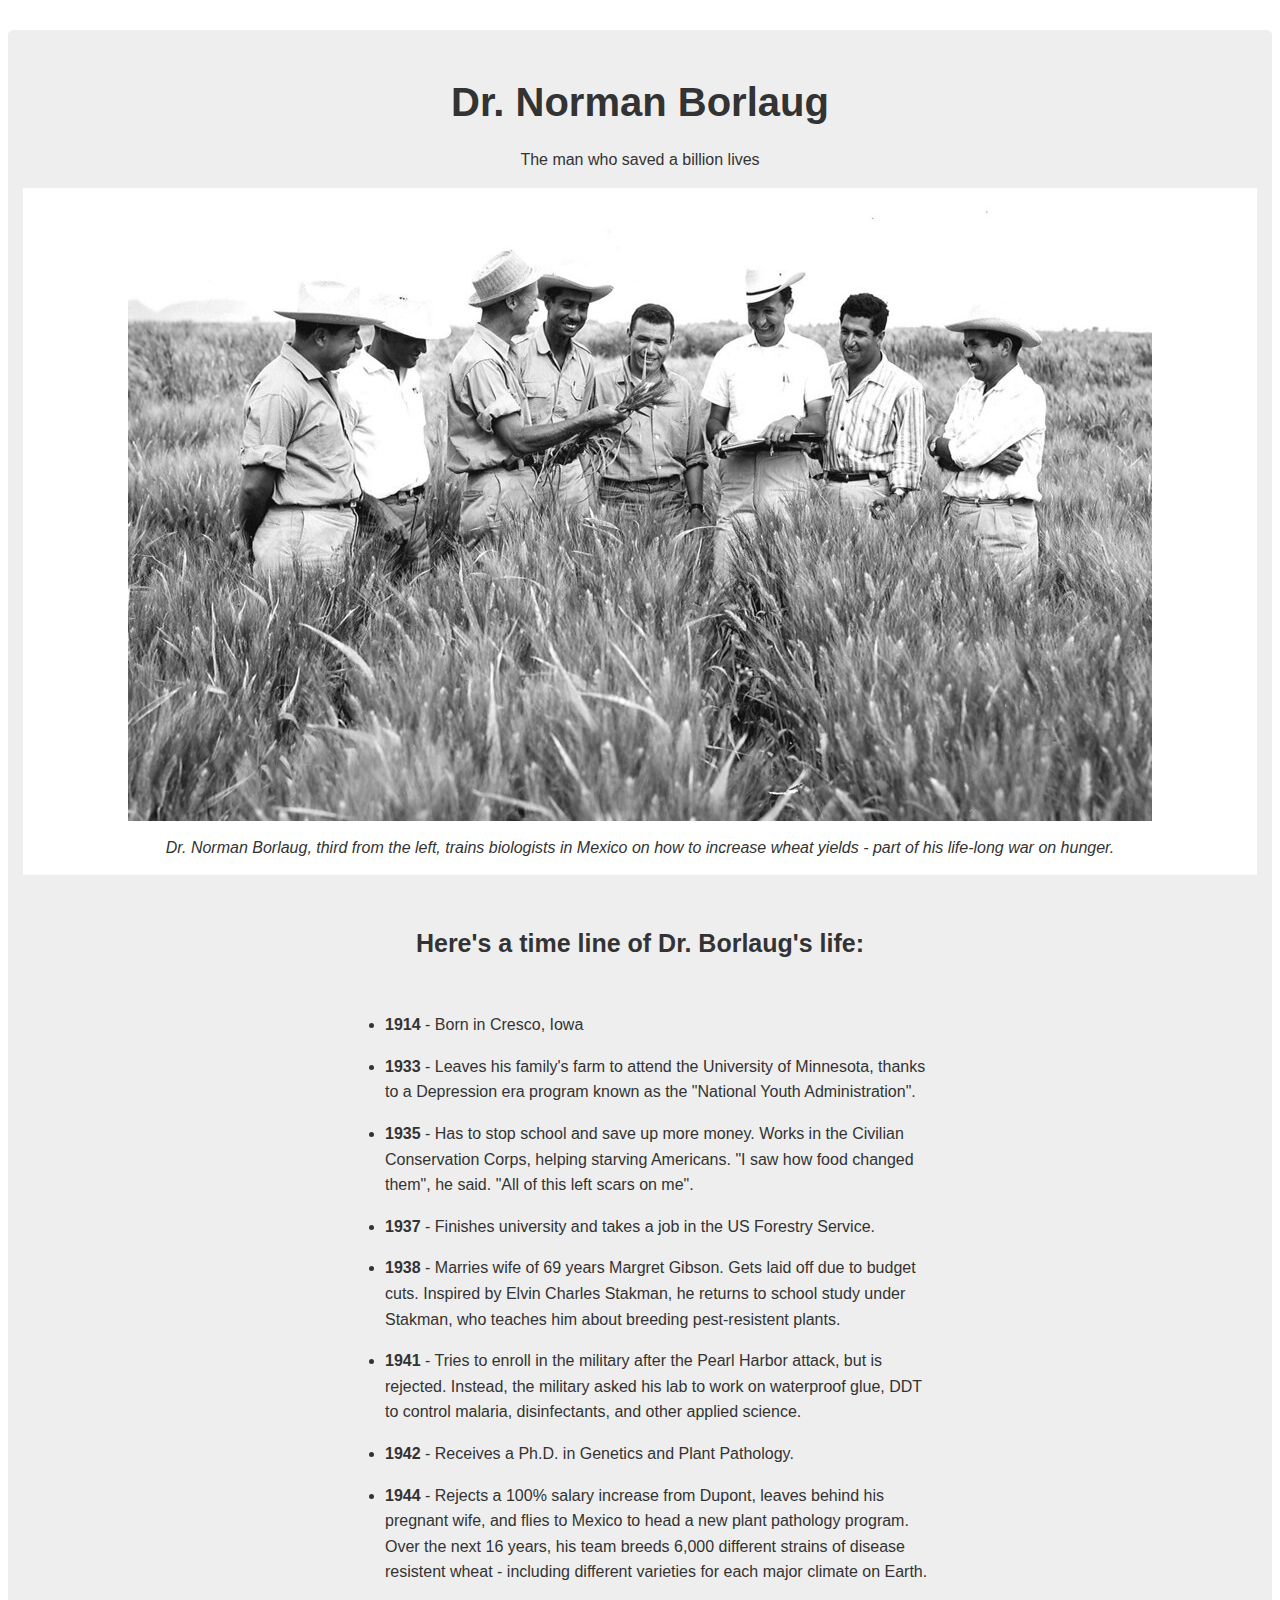
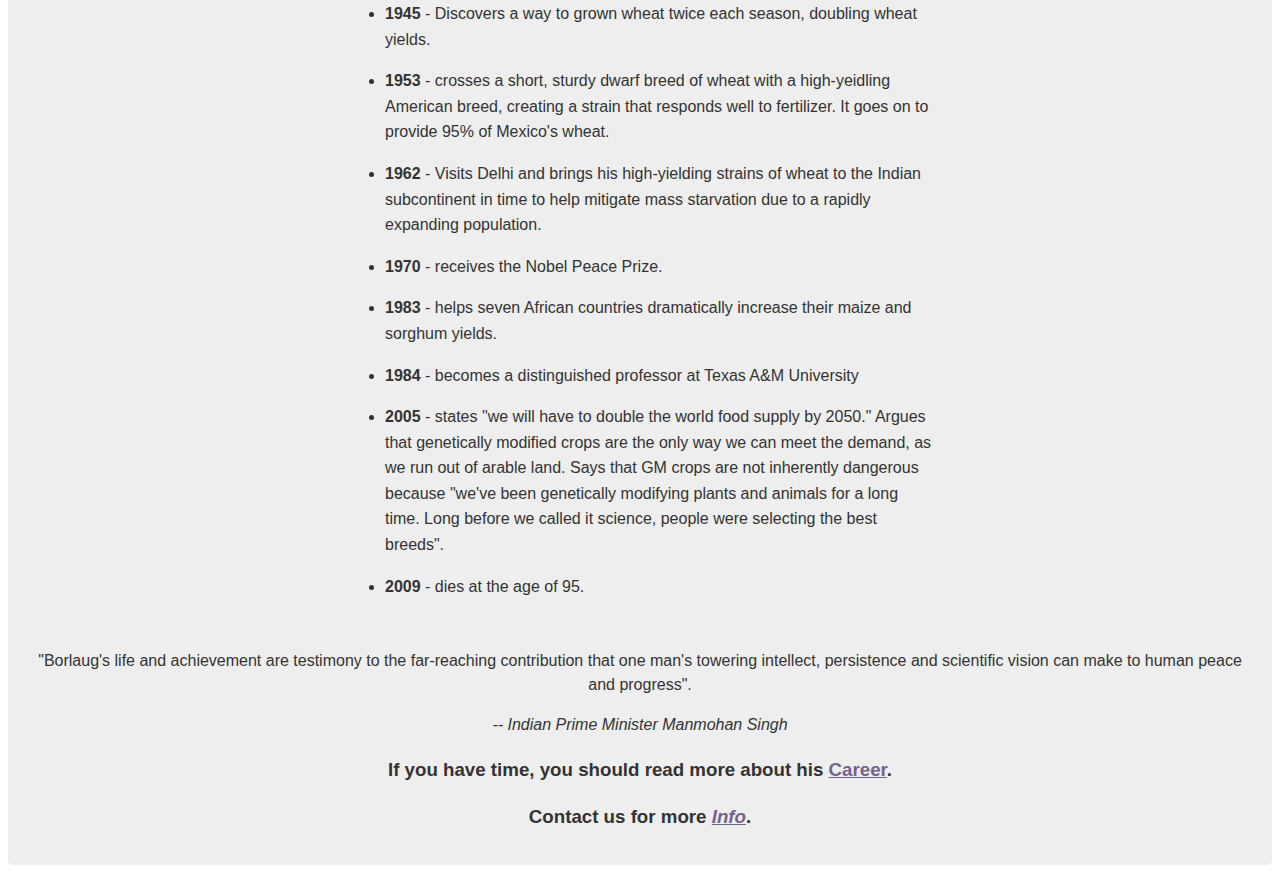
<file: Index.html>
<!DOCTYPE html>
<html lang="en">
  <head>
    <meta charset="UTF-8" />
    <meta name="viewport" content="width=device-width, initial-scale=1.0" />
    <title>Dr. Norman Borlaug's Life</title>
    <!-- STYLESHEETS -->
    <link rel="stylesheet" href="styles/main.css"/>
  </head>
  <body>
    <div class="main">
      <h1>Dr. Norman Borlaug</h1>
      <p>The man who saved a billion lives</p>
      <figure class="img-div">
        <img
          id="image"
          src="resources/images/tribute-main.jpg"
          alt="Dr. Norman Borlaug seen standing in Mexican wheat field with a group of biologists"
        />
        <figcaption class="img-caption">
          <cite>
            Dr. Norman Borlaug, third from the left, trains biologists in Mexico
            on how to increase wheat yields - part of his life-long war on hunger.
          </cite>
        </figcaption>
      </figure>
      <!-- LIFETIME INFO -->
      <div class="tribute-info">
        <h3 class="headline">Here's a time line of Dr. Borlaug's life:</h3>
        <ul>
          <li><strong>1914</strong> - Born in Cresco, Iowa</li>
          <li>
            <strong>1933</strong> - Leaves his family's farm to attend the
            University of Minnesota, thanks to a Depression era program known as
            the "National Youth Administration".
          </li>
          <li>
            <strong>1935</strong> - Has to stop school and save up more money.
            Works in the Civilian Conservation Corps, helping starving
            Americans. "I saw how food changed them", he said. "All of this left
            scars on me".
          </li>
          <li>
            <strong>1937</strong> - Finishes university and takes a job in the
            US Forestry Service.
          </li>
          <li>
            <strong>1938</strong> - Marries wife of 69 years Margret Gibson.
            Gets laid off due to budget cuts. Inspired by Elvin Charles Stakman,
            he returns to school study under Stakman, who teaches him about
            breeding pest-resistent plants.
          </li>
          <li>
            <strong>1941</strong> - Tries to enroll in the military after the
            Pearl Harbor attack, but is rejected. Instead, the military asked
            his lab to work on waterproof glue, DDT to control malaria,
            disinfectants, and other applied science.
          </li>
          <li>
            <strong>1942</strong> - Receives a Ph.D. in Genetics and Plant
            Pathology.
          </li>
          <li>
            <strong>1944</strong> - Rejects a 100% salary increase from Dupont,
            leaves behind his pregnant wife, and flies to Mexico to head a new
            plant pathology program. Over the next 16 years, his team breeds
            6,000 different strains of disease resistent wheat - including
            different varieties for each major climate on Earth.
          </li>
          <li>
            <strong>1945</strong> - Discovers a way to grown wheat twice each
            season, doubling wheat yields.
          </li>
          <li>
            <strong>1953</strong> - crosses a short, sturdy dwarf breed of wheat
            with a high-yeidling American breed, creating a strain that responds
            well to fertilizer. It goes on to provide 95% of Mexico's wheat.
          </li>
          <li>
            <strong>1962</strong> - Visits Delhi and brings his high-yielding
            strains of wheat to the Indian subcontinent in time to help mitigate
            mass starvation due to a rapidly expanding population.
          </li>
          <li><strong>1970</strong> - receives the Nobel Peace Prize.</li>
          <li>
            <strong>1983</strong> - helps seven African countries dramatically
            increase their maize and sorghum yields.
          </li>
          <li>
            <strong>1984</strong> - becomes a distinguished professor at Texas
            A&M University
          </li>
          <li>
            <strong>2005</strong> - states "we will have to double the world
            food supply by 2050." Argues that genetically modified crops are the
            only way we can meet the demand, as we run out of arable land. Says
            that GM crops are not inherently dangerous because "we've been
            genetically modifying plants and animals for a long time. Long
            before we called it science, people were selecting the best breeds".
          </li>
          <li><strong>2009</strong> - dies at the age of 95.</li>
        </ul>
        <!-- Prime Minister Manmohan Singh CITE -->
        <span>
          <p>
            "Borlaug's life and achievement are testimony to the far-reaching
            contribution that one man's towering intellect, persistence and
            scientific vision can make to human peace and progress".
          </p>
          <cite>-- Indian Prime Minister Manmohan Singh</cite>
        </span>
        <!-- CAREER LINK -->
        <h3>
          If you have time, you should read more about his
          <a href="career.html">Career</a>.
        </h3>
        <!-- CONTACT US LINK -->
        <h3>
          Contact us for more
          <a href="contact.html"><cite>Info</cite></a>.
        </h3>
      </div>
    </div>
  </body>
</html>
</file>
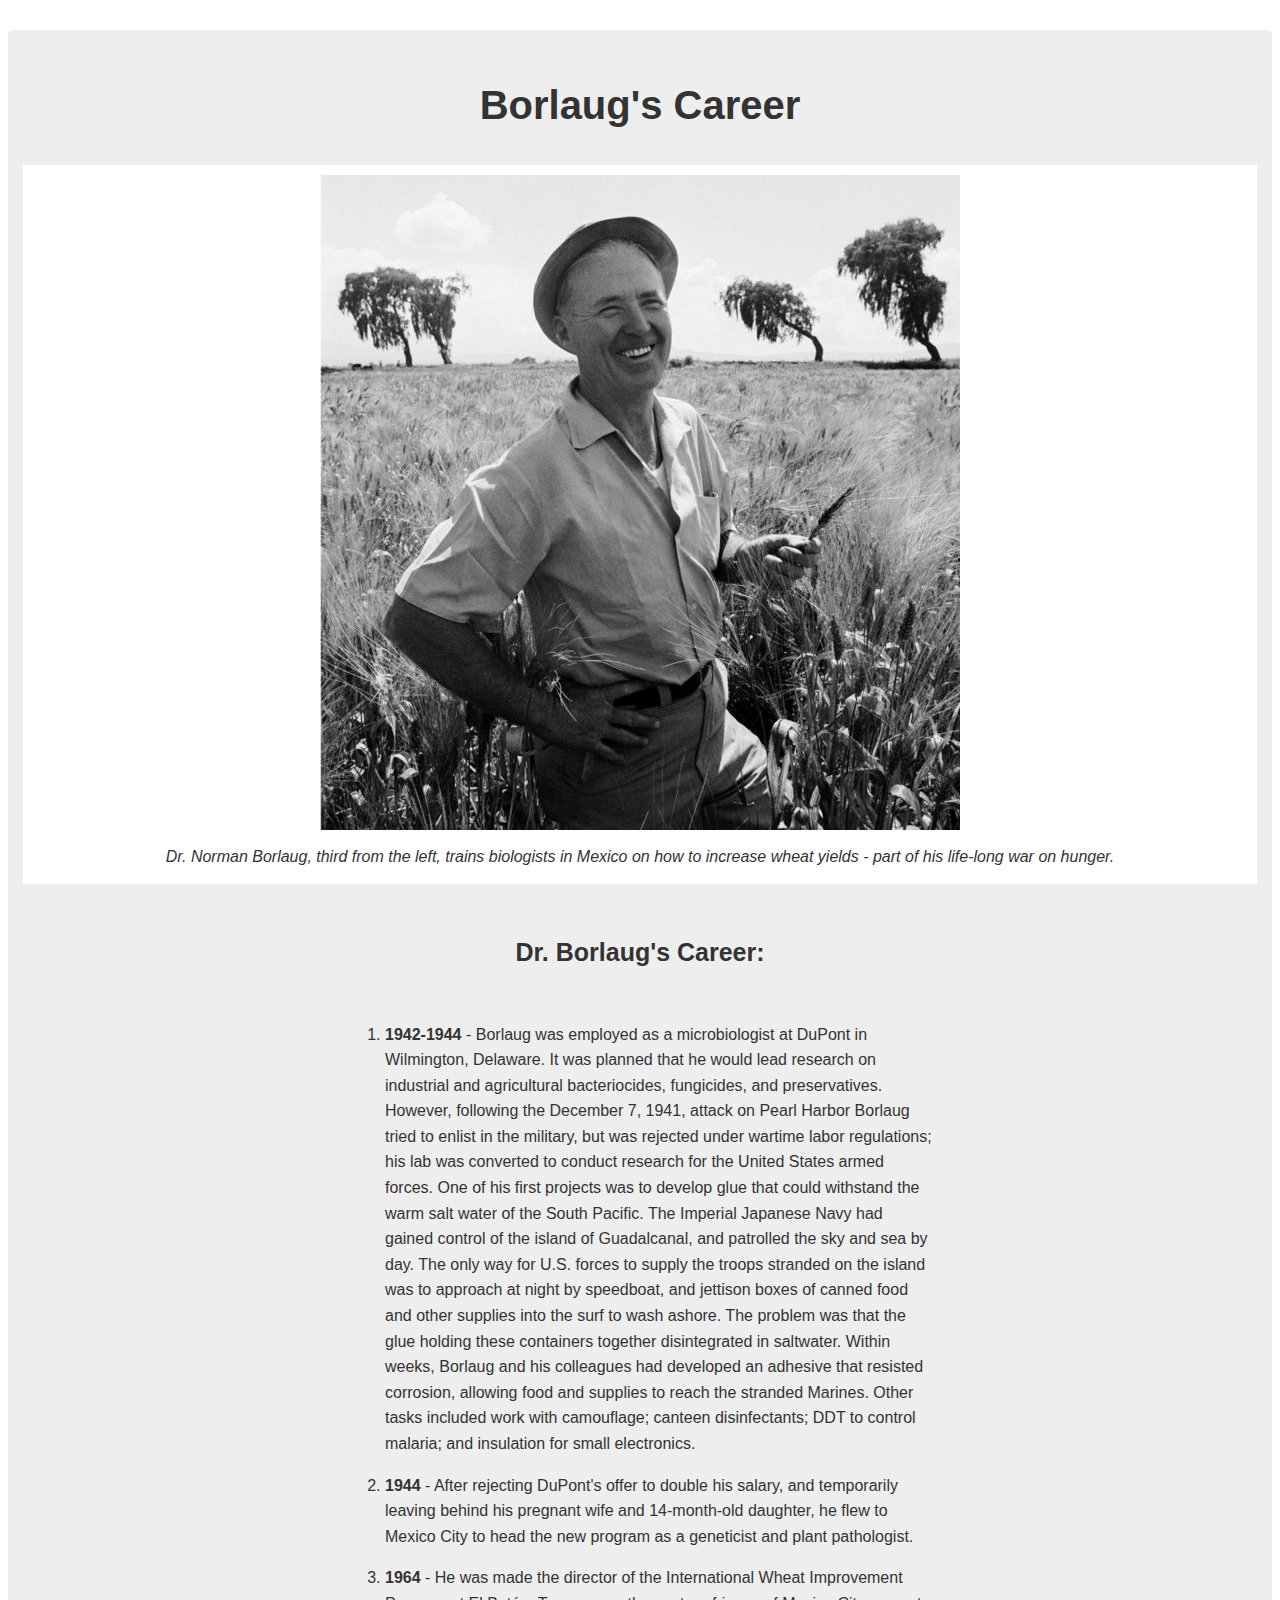
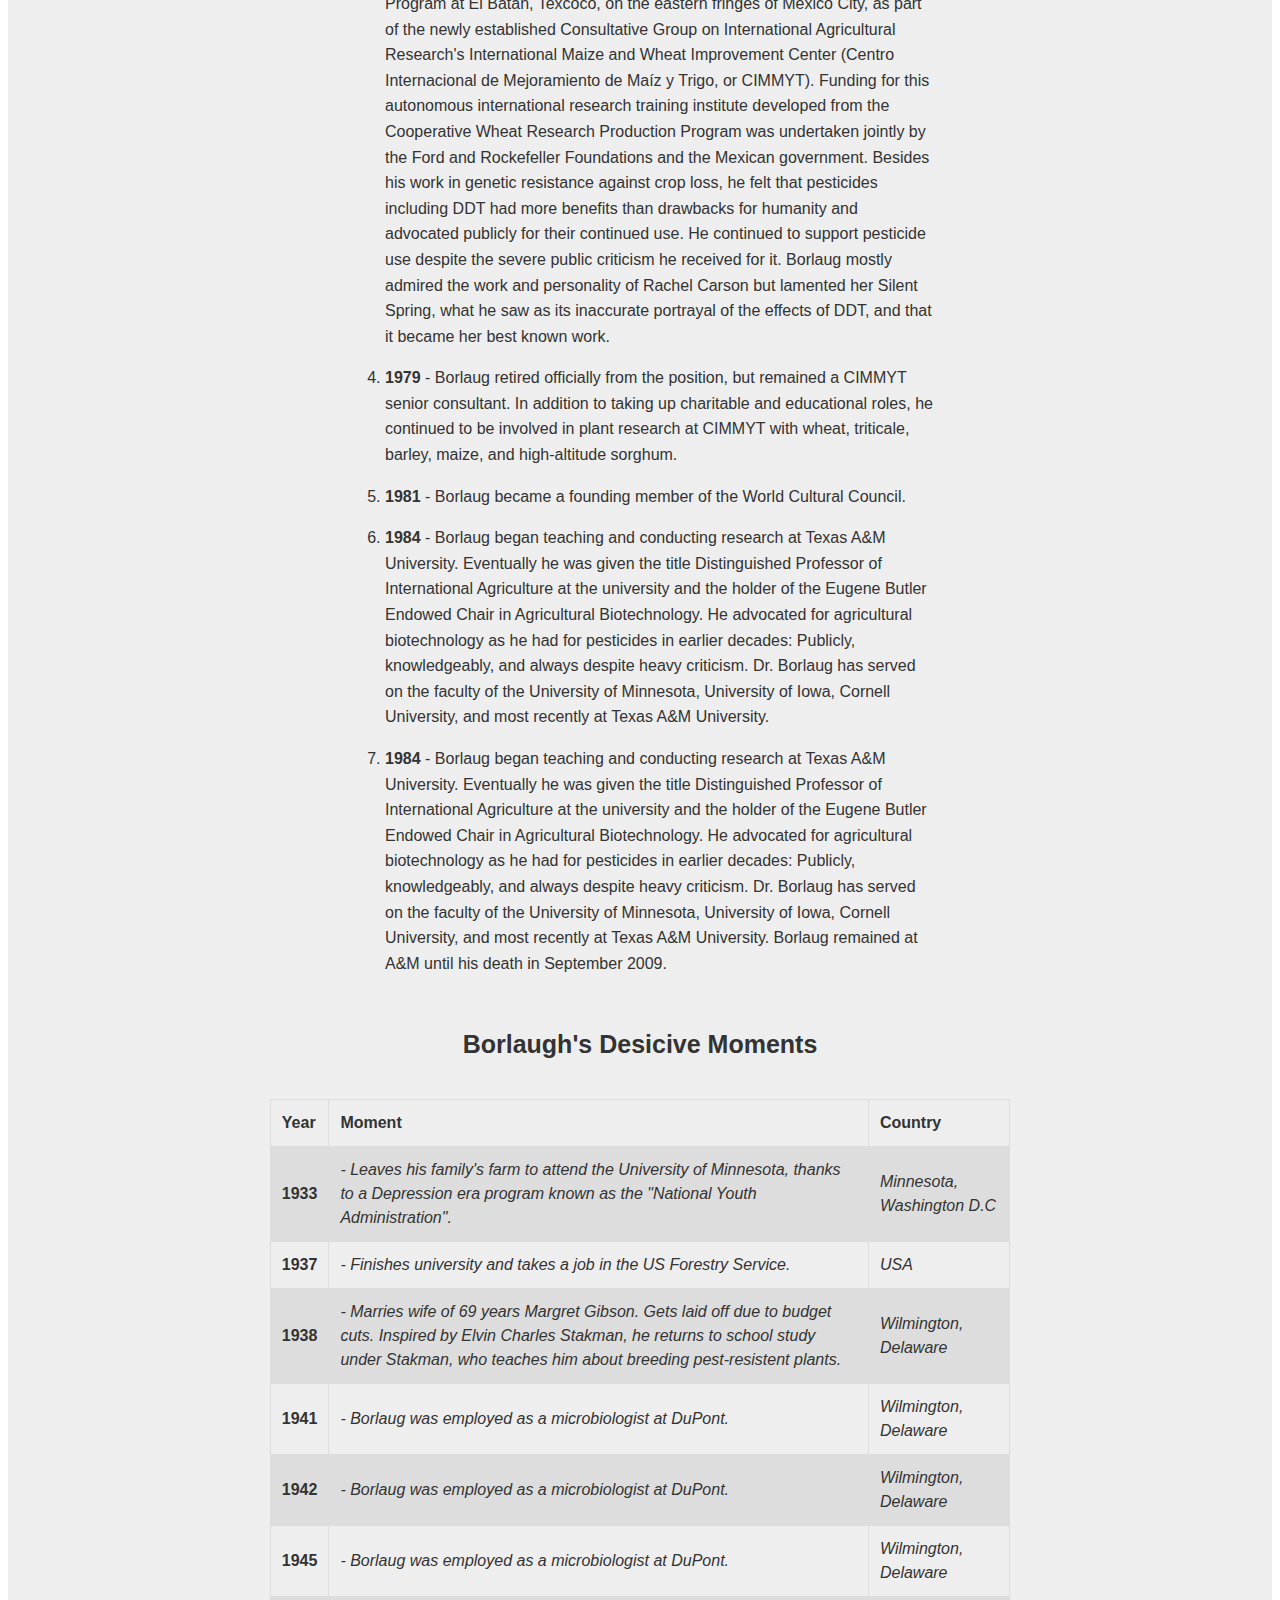
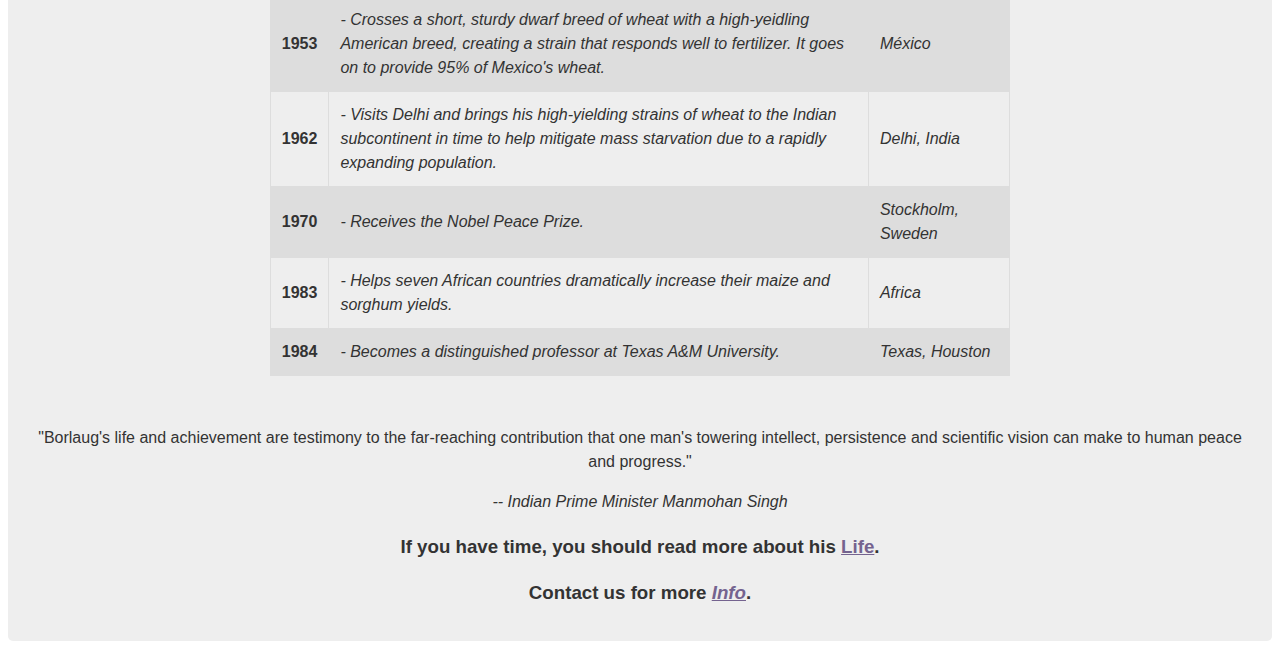
<file: career.html>
<!DOCTYPE html>
<html lang="en">
<head>
    <meta charset="UTF-8">
    <meta name="viewport" content="width=device-width, initial-scale=1.0">
    <title>Borlaug's Career</title>
    <!-- STYLESHEETS -->
    <link rel="stylesheet" href="styles/main.css"/>
    <link rel="stylesheet" href="styles/career.css"/>
</head>

<body>
  <div class="main">
    <h1 class="title-career">Borlaug's Career</h1>
    <figure class="img-div">
      <img
        id="image"
        src="resources/images/career.jpg"
        alt="Dr. Norman Borlaug seen standing in Mexican wheat field with a group of biologists"
      />
      <figcaption class="img-caption">
        <cite>
          Dr. Norman Borlaug, third from the left, trains biologists in Mexico
          on how to increase wheat yields - part of his life-long war on hunger.
        </cite>
      </figcaption>
    </figure>
    <!-- LIFETIME INFO -->
    <div class="tribute-info">
      <h3 class="headline">Dr. Borlaug's Career:</h3>
      <ol>
        <li>
          <strong>1942-1944</strong> - Borlaug was employed as a microbiologist at DuPont in Wilmington, Delaware. It was planned that he would lead research on industrial and agricultural bacteriocides, fungicides, and preservatives. However, following the December 7, 1941, attack on Pearl Harbor Borlaug tried to enlist in the military, but was rejected under wartime labor regulations; his lab was converted to conduct research for the United States armed forces. One of his first projects was to develop glue that could withstand the warm salt water of the South Pacific. The Imperial Japanese Navy had gained control of the island of Guadalcanal, and patrolled the sky and sea by day. The only way for U.S. forces to supply the troops stranded on the island was to approach at night by speedboat, and jettison boxes of canned food and other supplies into the surf to wash ashore. The problem was that the glue holding these containers together disintegrated in saltwater. Within weeks, Borlaug and his colleagues had developed an adhesive that resisted corrosion, allowing food and supplies to reach the stranded Marines. Other tasks included work with camouflage; canteen disinfectants; DDT to control malaria; and insulation for small electronics.</li>
        <li>
          <strong>1944</strong> - After rejecting DuPont's offer to double his salary, and temporarily leaving behind his pregnant wife and 14-month-old daughter, he flew to Mexico City to head the new program as a geneticist and plant pathologist.
        </li>
        <li>
          <strong>1964</strong> - He was made the director of the International Wheat Improvement Program at El Batán, Texcoco, on the eastern fringes of Mexico City, as part of the newly established Consultative Group on International Agricultural Research's International Maize and Wheat Improvement Center (Centro Internacional de Mejoramiento de Maíz y Trigo, or CIMMYT). Funding for this autonomous international research training institute developed from the Cooperative Wheat Research Production Program was undertaken jointly by the Ford and Rockefeller Foundations and the Mexican government.
          Besides his work in genetic resistance against crop loss, he felt that pesticides including DDT had more benefits than drawbacks for humanity and advocated publicly for their continued use. He continued to support pesticide use despite the severe public criticism he received for it. Borlaug mostly admired the work and personality of Rachel Carson but lamented her Silent Spring, what he saw as its inaccurate portrayal of the effects of DDT, and that it became her best known work.
        </li>
        <li>
          <strong>1979</strong> - Borlaug retired officially from the position, but remained a CIMMYT senior consultant. In addition to taking up charitable and educational roles, he continued to be involved in plant research at CIMMYT with wheat, triticale, barley, maize, and high-altitude sorghum.
        </li>
        <li>
          <strong>1981</strong> - Borlaug became a founding member of the World Cultural Council.
        </li>
        <li>
          <strong>1984</strong> - Borlaug began teaching and conducting research at Texas A&M University. Eventually he was given the title Distinguished Professor of International Agriculture at the university and the holder of the Eugene Butler Endowed Chair in Agricultural Biotechnology.
          He advocated for agricultural biotechnology as he had for pesticides in earlier decades: Publicly, knowledgeably, and always despite heavy criticism.
          Dr. Borlaug has served on the faculty of the University of Minnesota, University of Iowa, Cornell University, and most recently at Texas A&M University.
        </li>
        <li>
          <strong>1984</strong> - Borlaug began teaching and conducting research at Texas A&M University. Eventually he was given the title Distinguished Professor of International Agriculture at the university and the holder of the Eugene Butler Endowed Chair in Agricultural Biotechnology.
          He advocated for agricultural biotechnology as he had for pesticides in earlier decades: Publicly, knowledgeably, and always despite heavy criticism.
          Dr. Borlaug has served on the faculty of the University of Minnesota, University of Iowa, Cornell University, and most recently at Texas A&M University.
          Borlaug remained at A&M until his death in September 2009.
        </li>
      </ol>

      <!-- TABLE -->
      <div class="table-moments">
        <h3 class="headline-table">Borlaugh's Desicive Moments</h3>
        <table cellpadding="11">
          <tr>
            <th>Year</th>
            <th>Moment</th>
            <th>Country</th>
          </tr>
          <tr>
            <td><strong>1933</strong></td>
            <td><cite> - Leaves his family's farm to attend the University of Minnesota, thanks to a Depression era program known as the "National Youth Administration".</cite></td>
            <td><cite>Minnesota, Washington D.C</cite></td>
          </tr>
          <tr>
            <td><strong>1937</strong></td>
            <td><cite> - Finishes university and takes a job in the US Forestry Service.</cite></td>
            <td><cite>USA</cite></td>
          </tr>
          <tr>
            <td><strong>1938</strong></td>
            <td><cite> - Marries wife of 69 years Margret Gibson. Gets laid off due to budget cuts. Inspired by Elvin Charles Stakman, he returns to school study under Stakman, who teaches him about breeding pest-resistent plants.</cite></td>
            <td><cite>Wilmington, Delaware<cite></td>
          </tr>
          <tr>
            <td><strong>1941</strong></td>
            <td><cite> - Borlaug was employed as a microbiologist at DuPont.</cite></td>
            <td><cite>Wilmington, Delaware</cite></td>
          </tr>
          <tr>
            <td><strong>1942</strong></td>
            <td><cite> - Borlaug was employed as a microbiologist at DuPont.</cite></td>
            <td><cite>Wilmington, Delaware</cite></td>
          </tr>
          <tr>
            <td><strong>1945</strong></td>
            <td><cite> - Borlaug was employed as a microbiologist at DuPont.</cite></td>
            <td><cite>Wilmington, Delaware</cite></td>
          </tr>
          <tr>
            <td><strong>1953</strong></td>
            <td><cite> - Crosses a short, sturdy dwarf breed of wheat with a high-yeidling American breed, creating a strain that responds well to fertilizer. It goes on to provide 95% of Mexico's wheat.</cite></td>
            <td><cite>México</cite></td>
          </tr>
          <tr>
            <td><strong>1962</strong></td>
            <td><cite> - Visits Delhi and brings his high-yielding strains of wheat to the Indian subcontinent in time to help mitigate mass starvation due to a rapidly expanding population.</cite></td>
            <td><cite>Delhi, India</cite></td>
          </tr>
          <tr>
            <td><strong>1970</strong></td>
            <td><cite> - Receives the Nobel Peace Prize.</cite></td>
            <td><cite>Stockholm, Sweden</cite></td>
          </tr>
          <tr>
            <td><strong>1983</strong></td>
            <td><cite> - Helps seven African countries dramatically increase their maize and sorghum yields.</cite></td>
            <td><cite>Africa</cite></td>
          </tr>
          <tr>
            <td><strong>1984</strong></td>
            <td><cite> - Becomes a distinguished professor at Texas A&M University.</cite></td>
            <td><cite>Texas, Houston</cite></td>
          </tr>
        </table>
      </div>
      <!-- Prime Minister Manmohan Singh CITE -->
      <span>
        <p>
          "Borlaug's life and achievement are testimony to the far-reaching
          contribution that one man's towering intellect, persistence and
          scientific vision can make to human peace and progress."
        </p>
        <cite>-- Indian Prime Minister Manmohan Singh</cite>
      </span>
      <!-- LIFE LINK -->
      <h3>
        If you have time, you should read more about his
        <a href="Index.html">Life</a>.
      </h3>
      <!-- CONTACT US LINK -->
      <h3>
       Contact us for more
       <a href="contact.html"><cite>Info</cite></a>.
      </h3>
    </div>
  </div>
</body>
</html>
</file>
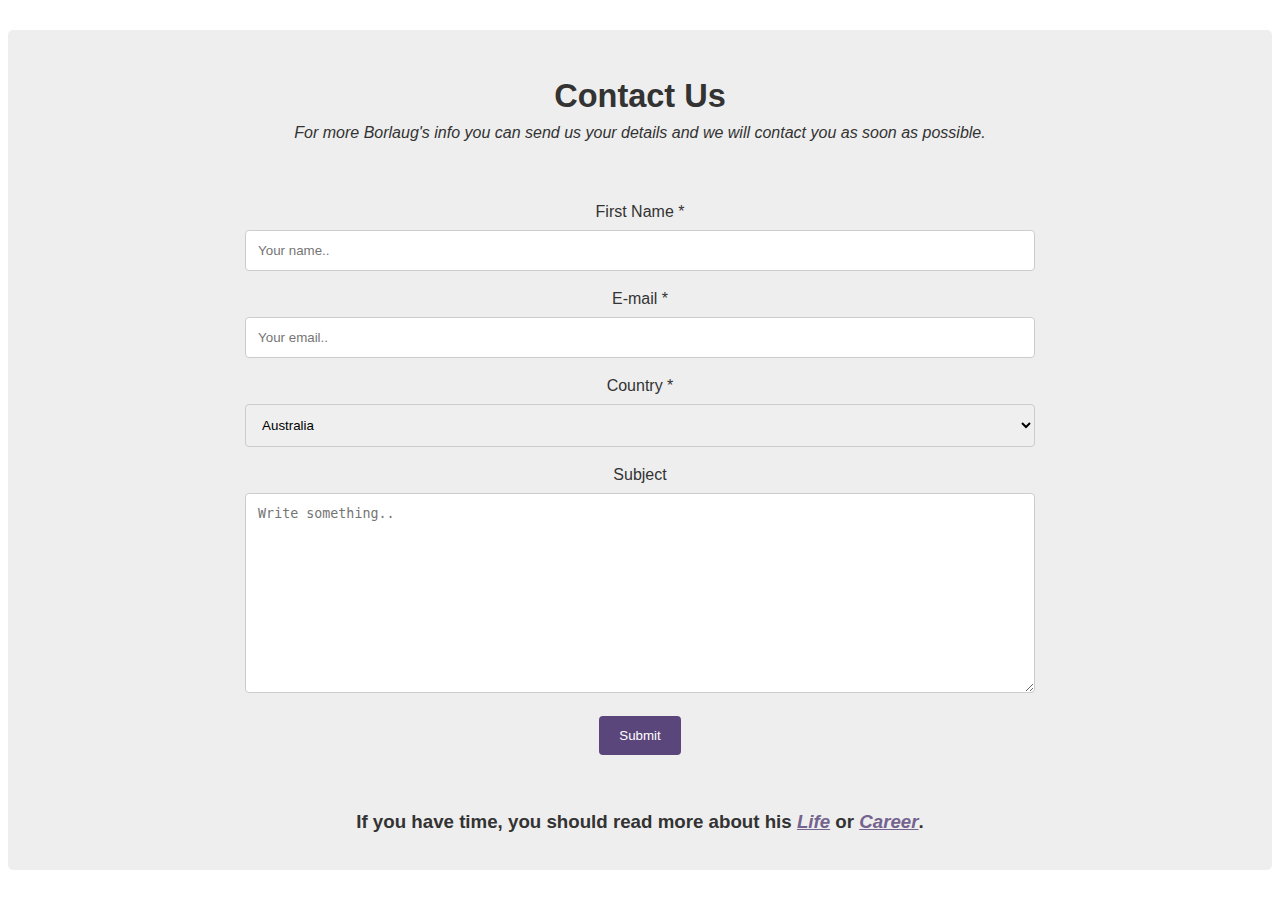
<file: contact.html>
<!DOCTYPE html>
<html lang="en">
<head>
    <meta charset="UTF-8">
    <meta name="viewport" content="width=device-width, initial-scale=1.0">
    <title>Contact Us</title>
    <!-- STYLESHEETS -->
    <link rel="stylesheet" href="styles/main.css"/>
    <link rel="stylesheet" href="styles/contact-us.css"/>
</head>
<body>
    <div class="main">
        <div class="contact-title">
            <h2>Contact Us</h2>
            <span><cite>For more Borlaug's info you can send us your details and we will contact you as soon as possible.</cite></span>
        </div>
        <!-- CONTACTO FORM -->
        <div class="container-form">
            <form action="thank-you.html">
                <fieldset>
                    <label for="fname">First Name *</label>
                    <input type="text" id="fname" name="firstname" placeholder="Your name.." required>
                
                    <label for="lname">E-mail *</label>
                    <input type="email" id="email" name="email" placeholder="Your email.." required>
                
                    <label for="country">Country *</label>
                    <select id="country" name="country" required>
                        <option value="australia">Australia</option>
                        <option value="canada">Canada</option>
                        <option value="usa">USA</option>
                        <option value="usa">México</option>
                        <option value="usa">Spain</option>
                        <option value="usa">France</option>
                    </select>
                
                    <label for="subject">Subject</label>
                    <textarea id="subject" name="subject" placeholder="Write something.." style="height:200px"></textarea>

                    <input type="submit" value="Submit">
                </fieldset>
            </form>
        </div>
        <!-- LIFE OR CAREER LINK -->
        <h3>
            If you have time, you should read more about his
            <a href="Index.html"><cite>Life</cite></a> or <a href="career.html"><cite>Career</cite></a>.
        </h3>
    </div>
</body>
</html>
</file>
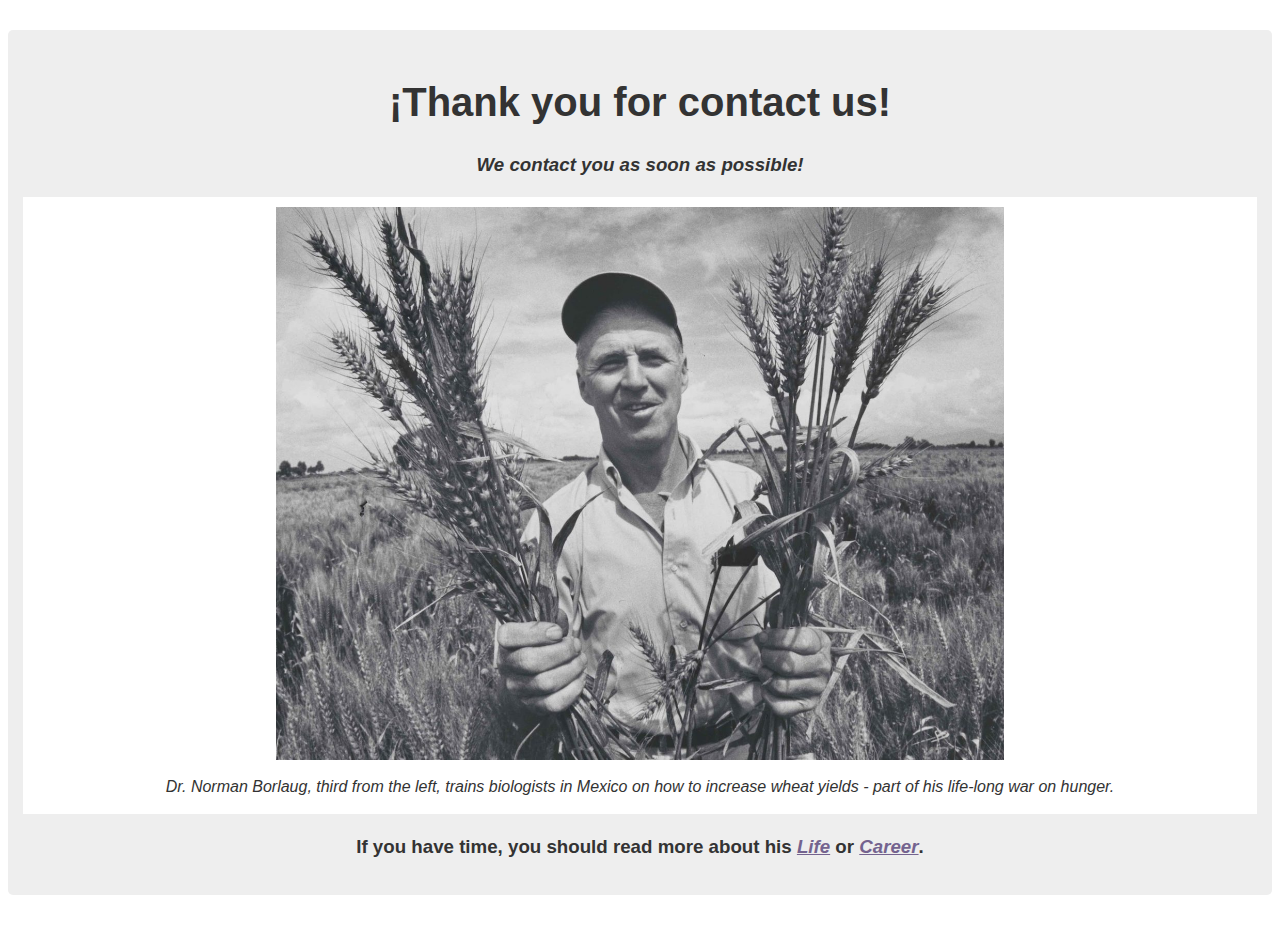
<file: thank-you.html>
<!DOCTYPE html>
<html lang="en">
<head>
    <meta charset="UTF-8">
    <meta name="viewport" content="width=device-width, initial-scale=1.0">
    <title>Thank You For Contact Us</title>
    <link rel="stylesheet" href="styles/main.css"/>
    <link rel="stylesheet" href="styles/thank-you.css"/>
</head>
<body>
    <div class="main">
        <h1 class="ty-title">¡Thank you for contact us!</h1>
        <h3><cite>We contact you as soon as possible!</cite></h3>
        <figure class="img-div">
          <img
            id="image-thank-you"
            src="resources/images/thank-you.jpg"
            alt="Dr. Norman Borlaug seen standing in Mexican wheat field with a group of biologists"
          />
          <figcaption class="img-caption"> 
            <cite>
              Dr. Norman Borlaug, third from the left, trains biologists in Mexico
              on how to increase wheat yields - part of his life-long war on hunger.
            </cite>
          </figcaption>
        </figure>
        <!-- LIFE OR CAREER LINK -->
        <h3>
          If you have time, you should read more about his
          <a href="Index.html"><cite>Life</cite></a> or <a href="career.html"><cite>Career</cite></a>.
        </h3>
     </div>
</body>
</html>
</file>
<file: styles/main.css>
/* MAIN STYLESHEET */
html {
    font-size: 10px;
  }
  
  body {
    font-family: 'Lato', sans-serif;
    font-size: 1.6rem;
    line-height: 1.5;
    text-align: center;
    color: #333;
    margin: 0;
  }
  
  h1 {
    font-size: 4rem;
    margin-bottom: 0;
  }
  
  @media (max-width: 460px) {
    h1 {
      font-size: 3.5rem;
      line-height: 1.2;
    }
  }
  
  h2 {
    font-size: 3.25rem;
  }
  
  a {
    color: #74638f;
  }
  
  a:visited {
    color: #74638f;
  }
  
  .main {
    margin: 30px 8px;
    padding: 15px;
    border-radius: 5px;
    background: #eee;
  }
  
  @media (max-width: 460px) {
    .main {
      margin: 0;
    }
  }
  
  img {
    max-width: 100%;
    display: block;
    height: auto;
    margin: 0 auto;
  }
  
  .img-div {
    background: white;
    padding: 10px;
    margin: 0;
  }
  
  .img-caption {
    margin: 15px 0 5px 0;
  }
  
  @media (max-width: 460px) {
    .img-caption {
      font-size: 1.4rem;
    }
  }
  
  .headline {
    margin: 50px 0;
    text-align: center;
    font-size: 25px;
  }

  ol {
    max-width: 550px;
    margin: 0 auto 50px auto;
    text-align: left;
    line-height: 1.6;
  }
  
  ul {
    max-width: 550px;
    margin: 0 auto 50px auto;
    text-align: left;
    line-height: 1.6;
  }
  
  li {
    margin: 16px 0;
  }
  
  blockquote {
    font-style: italic;
    max-width: 545px;
    margin: 0 auto 50px auto;
    text-align: left;
  }
</file>
<file: styles/career.css>
/* CAREER STYLESHEET */
.title-career{
    margin: 3rem 0;
}

.table-moments .headline-table{
    margin: 50px 0px 35px 0;
    font-size: 25px;
}

.table-moments{
    text-align: center;
    padding:0 20%;
    margin-bottom:5rem;
}

table {
    font-family: arial, sans-serif;
    border-collapse: collapse;
    width:100%;
}
  
td, th {
    border: 1px solid #dddddd;
    text-align: left;
}
  
tr:nth-child(even) {
    background-color: #dddddd;
}
</file>
<file: styles/contact-us.css>
/* CONTACT STYLESHEET */

.contact-title{
    margin-bottom:2rem;
}

.contact-title h2{
    margin-bottom:0;
}

.container-form{
    padding: 0 15%;
}

.container-form fieldset{
    padding:3.5rem;
    border:none;
}

input[type=text],input[type=email], select, textarea {
    width: 100%;
    padding: 12px;
    border: 1px solid #ccc;
    border-radius: 4px;
    box-sizing: border-box;
    margin-top: 6px;
    margin-bottom: 16px;
    resize: vertical;
  }
  
  input[type=submit] {
    background-color: #5b467c;
    color: white;
    padding: 12px 20px;
    border: none;
    border-radius: 4px;
    cursor: pointer;
  }
  
  input[type=submit]:hover {
    background-color: #74638f;
  }
  
  .container {
    border-radius: 5px;
    background-color: #f2f2f2;
    padding: 20px;
  }
</file>
<file: styles/thank-you.css>
.img-div #image-thank-you{
    width:60%;
}
</file>
